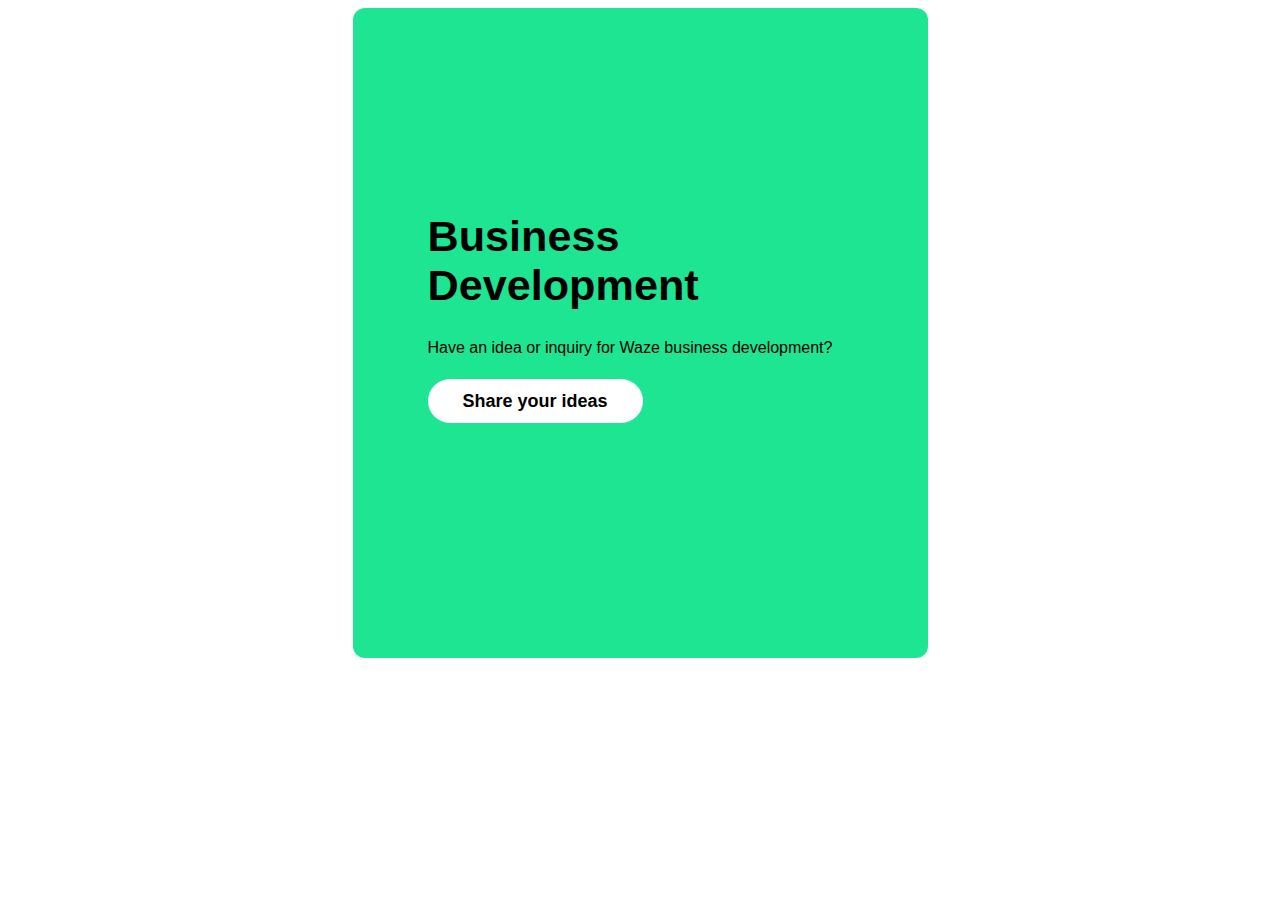
<file: business-card/index.html>
<!DOCTYPE html>
<html lang="en">
  <head>
    <meta charset="UTF-8" />
    <meta name="viewport" content="width=device-width, initial-scale=1.0" />
    <link rel="stylesheet" href="style.css" />
    <title>Document</title>
  </head>
  <body>
    <div class="box">
      <div class="inner-box">
        <h1>Business Development</h1>
        <p>Have an idea or inquiry for Waze business development?</p>
        <br />

        <span class="button"> &nbsp;&nbsp; Share your ideas &nbsp;&nbsp; </span>
      </div>
    </div>
  </body>
</html>
</file>
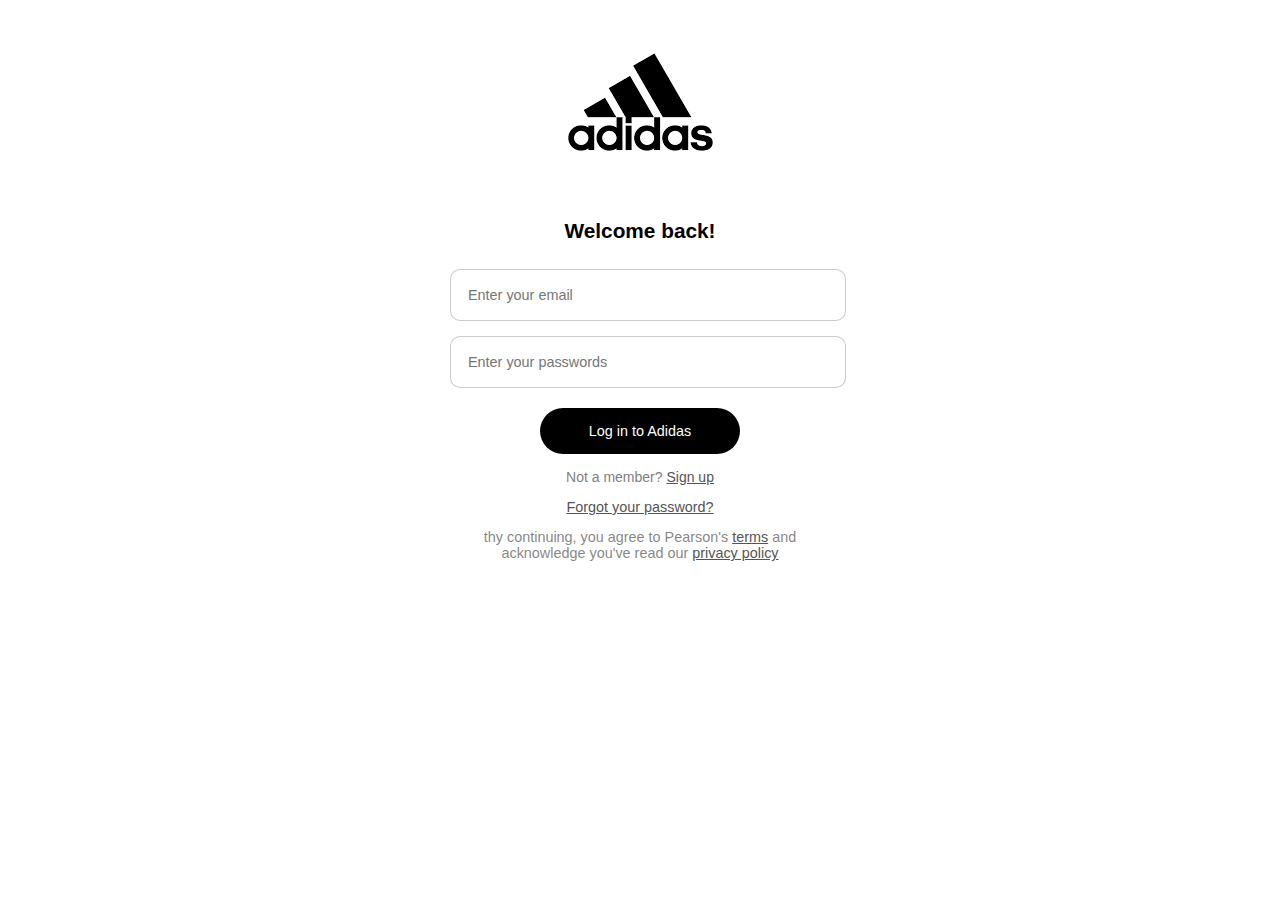
<file: company-login-page/index.html>
<!DOCTYPE html>
<html lang="en">
  <head>
    <meta charset="UTF-8" />
    <meta name="viewport" content="width=device-width, initial-scale=1.0" />
    <link rel="stylesheet" href="style.css" />
    <title>Document</title>
  </head>
  <body>
    <div class="outer-box">

      <div class="logoimg">
        <div class="wrapper">
      <img src="logo.png" alt="Company Logo" />
    </div>
    </div>
      <h3>Welcome back!</h3>

      <div class="in1 inp">
        <input type="text" placeholder="Enter your email" class="ibox" />
      </div>
      <div class="in2 inp">
        <input type="text" placeholder="Enter your passwords" class="ibox" />
      </div>

      <div class="box1">
        <div class="btn">
          <p class="button">Log in to Adidas</p >
        </div>
      </div>
      <p class="member">Not a member? <a href="">Sign up</a></p>

      <p class="pw">
        <a href="">Forgot your password?</a>
      </p>
      <p class="info">
        thy continuing, you agree to Pearson's <a href="">terms</a> and
        acknowledge you've read our <a href="">privacy policy</a>
      </p>
    </div>
  </body>
</html>
</file>
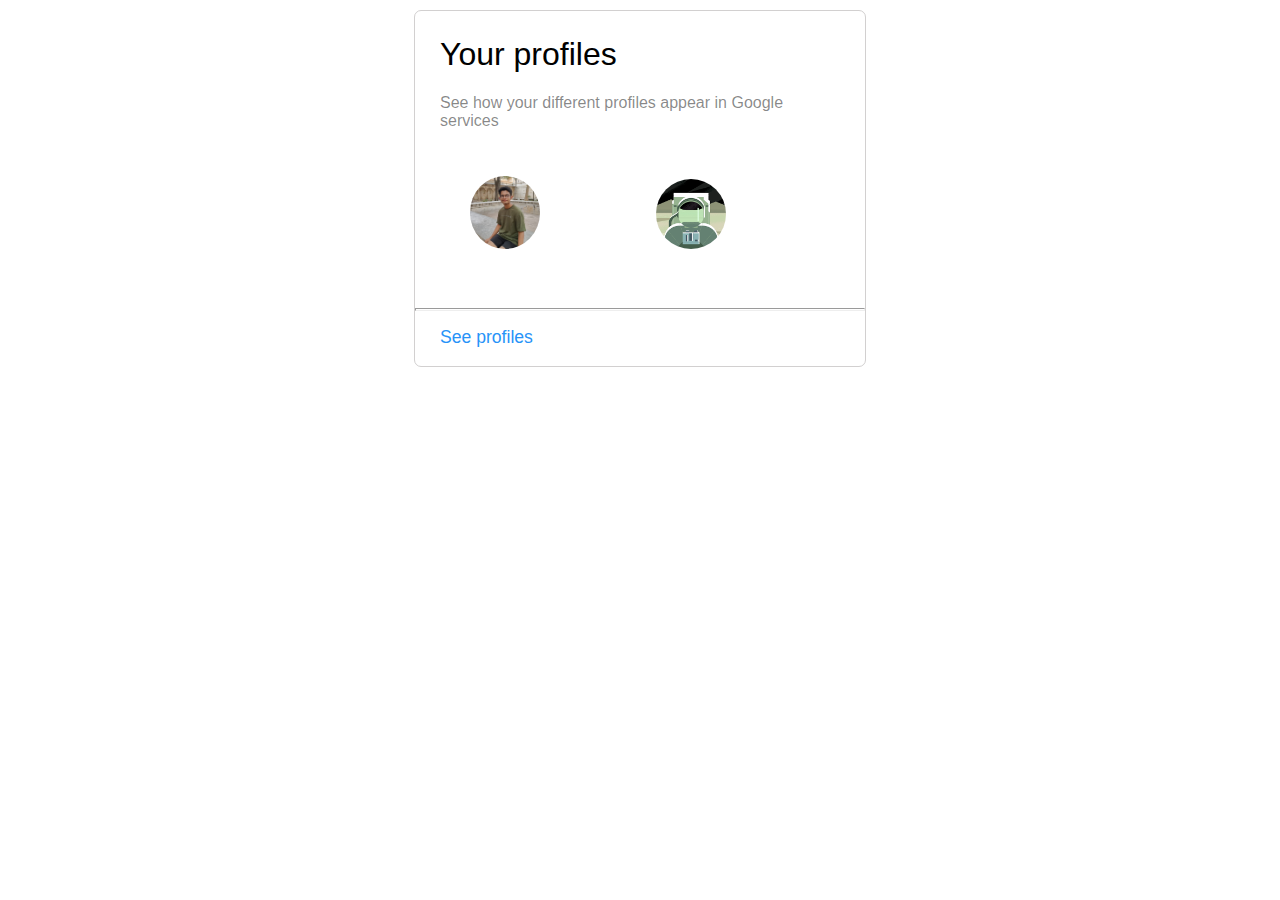
<file: google-account-pfp/index.html>
<!DOCTYPE html>
<html lang="en">
  <head>
    <meta charset="UTF-8" />
    <meta name="viewport" content="width=device-width, initial-scale=1.0" />
    <link rel="stylesheet" href="style.css" />
    <title>Document</title>
  </head>
  <body>
    <div class="outer-box">
      <div class="box">
        <h1>Your profiles</h1>

        <p class="text">
          See how your different profiles appear in Google services
        </p>

        <div class="inner-box">
          <img src="rishi_1.jpg" alt="" class="pfp" />
          &nbsp;&nbsp;&nbsp;&nbsp;&nbsp;&nbsp;&nbsp;&nbsp;&nbsp;&nbsp;&nbsp;&nbsp;&nbsp;&nbsp;&nbsp;&nbsp;&nbsp;&nbsp;&nbsp;&nbsp;&nbsp;&nbsp;&nbsp;&nbsp;
          <img src="pfp2.png" alt="" class="pfp" />
        </div>
      </div>
      <hr />

      <!-- <p class="hlink"><link rel="stylesheet" href="" />See profiles</p> -->
      <div class="link">
        <a href="" class="hlink">See profiles</a>
      </div>
    </div>
  </body>
</html>
</file>
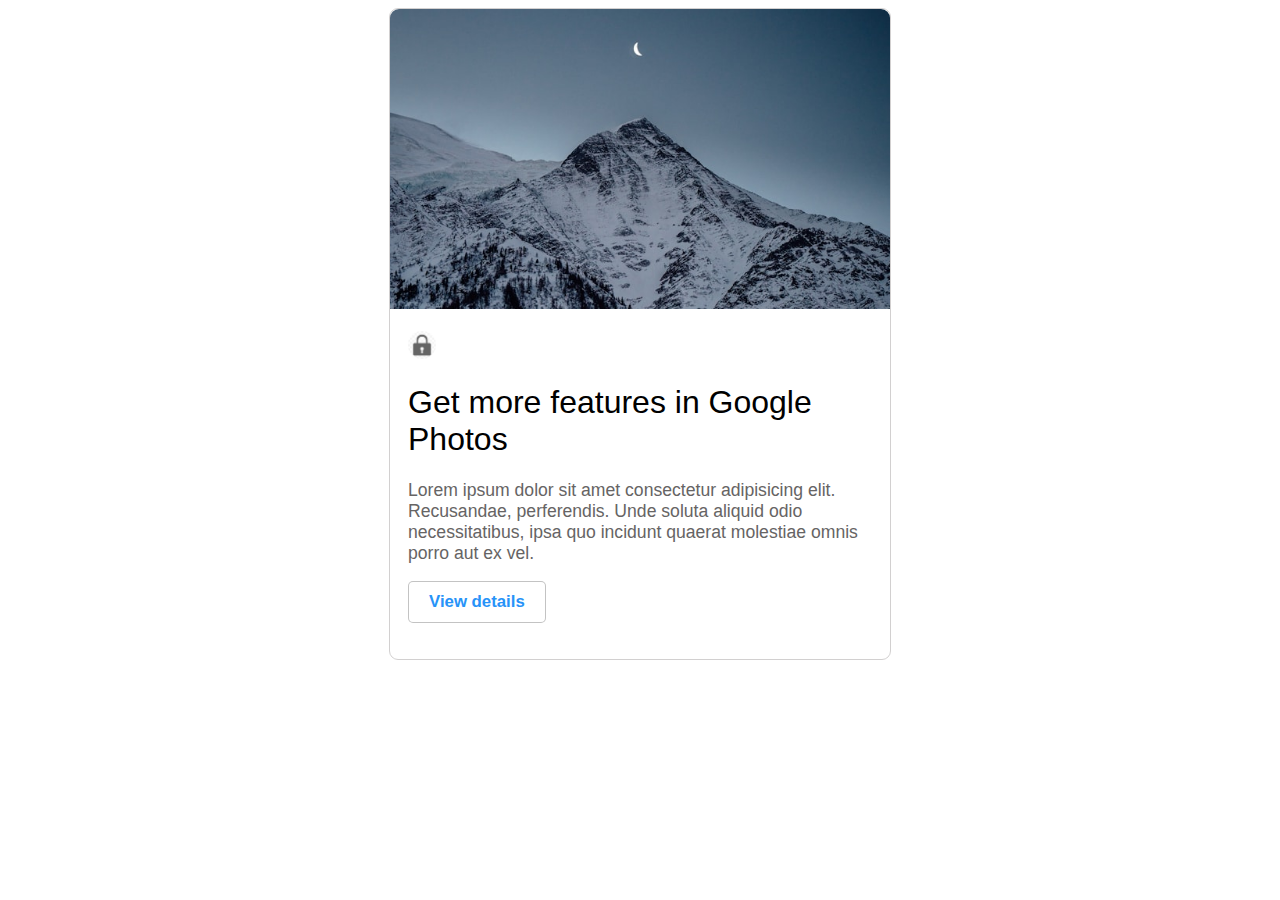
<file: google-photos-card/index.html>
<!DOCTYPE html>
<html lang="en">
  <head>
    <meta charset="UTF-8" />
    <meta name="viewport" content="width=device-width, initial-scale=1.0" />
    <link rel="stylesheet" href="style.css" />
    <title>Document</title>
  </head>
  <body>
    <div class="outer-box">
      <div class="top">
        <img src="img1.jpg" alt="" class="topimg img-fluid"/>
      </div>

      <div class="bottom">
        <img src="lock.png" alt="" class="logo" />
        <!-- <span>SUBSCRIBE TO ANY PLAN</span> -->

        <h1>Get more features in Google Photos</h1>

        <p>
          Lorem ipsum dolor sit amet consectetur adipisicing elit. Recusandae,
          perferendis. Unde soluta aliquid odio necessitatibus, ipsa quo
          incidunt quaerat molestiae omnis porro aut ex vel.
        </p>

        <button class="details">View details</button>
        
      </div>
    </div>
  </body>
</html>
</file>
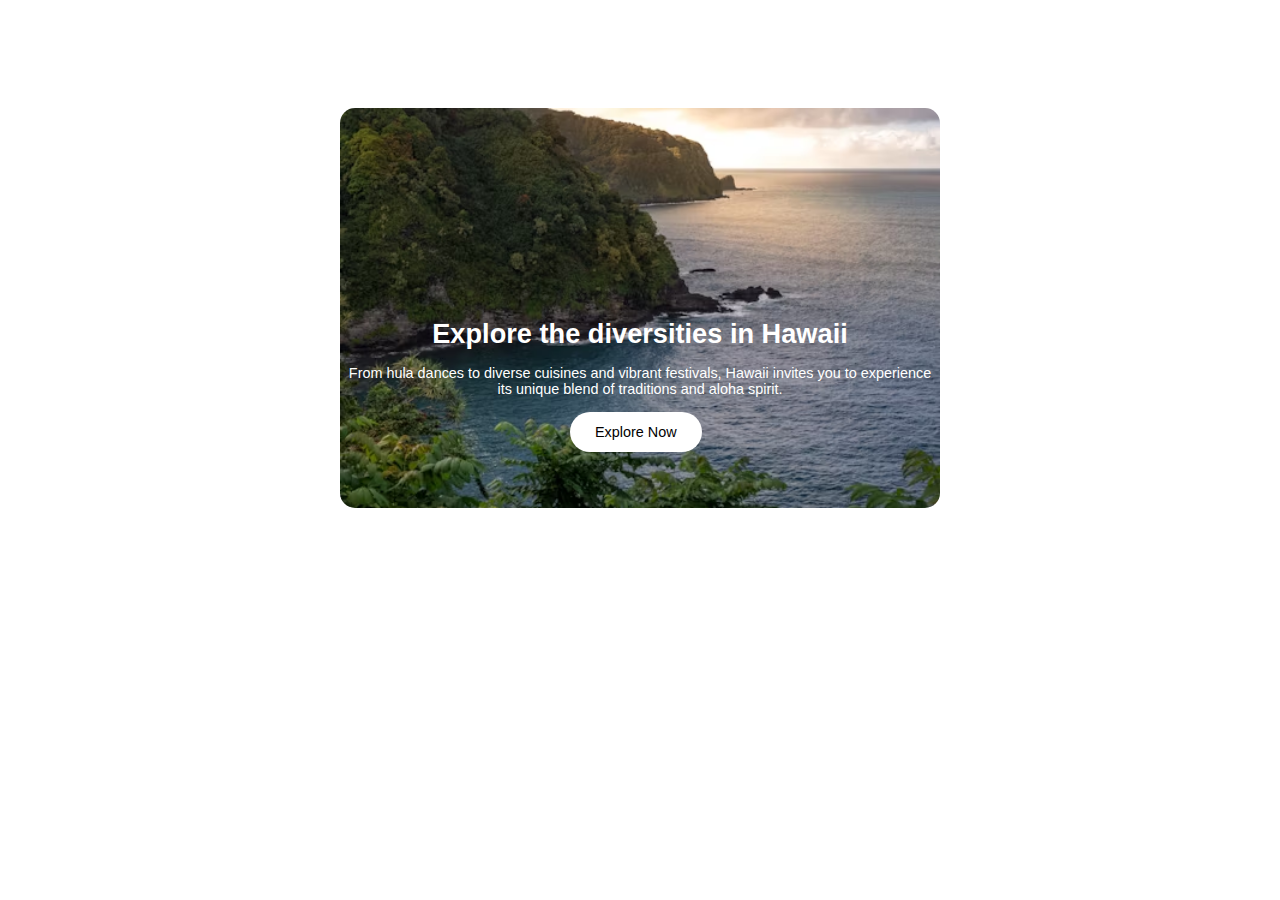
<file: travel-ad-card/index.html>
<!DOCTYPE html>
<html lang="en">
<head>
    <meta charset="UTF-8">
    <meta name="viewport" content="width=device-width, initial-scale=1.0">
    <link rel="stylesheet" href="style.css">
    <title>Document</title>
</head>
<body>
    <div class="outer-box">
        <img src="hawaii4.avif" alt="">
        <div class="text">
            <h2>Explore the diversities in Hawaii</h2>
            <p>From hula dances to diverse cuisines and vibrant festivals, Hawaii invites you to experience its unique blend of traditions and aloha spirit.</p>
            <div class="explore">Explore Now</div>
        </div>
    </div>
</body>
</html>
</file>
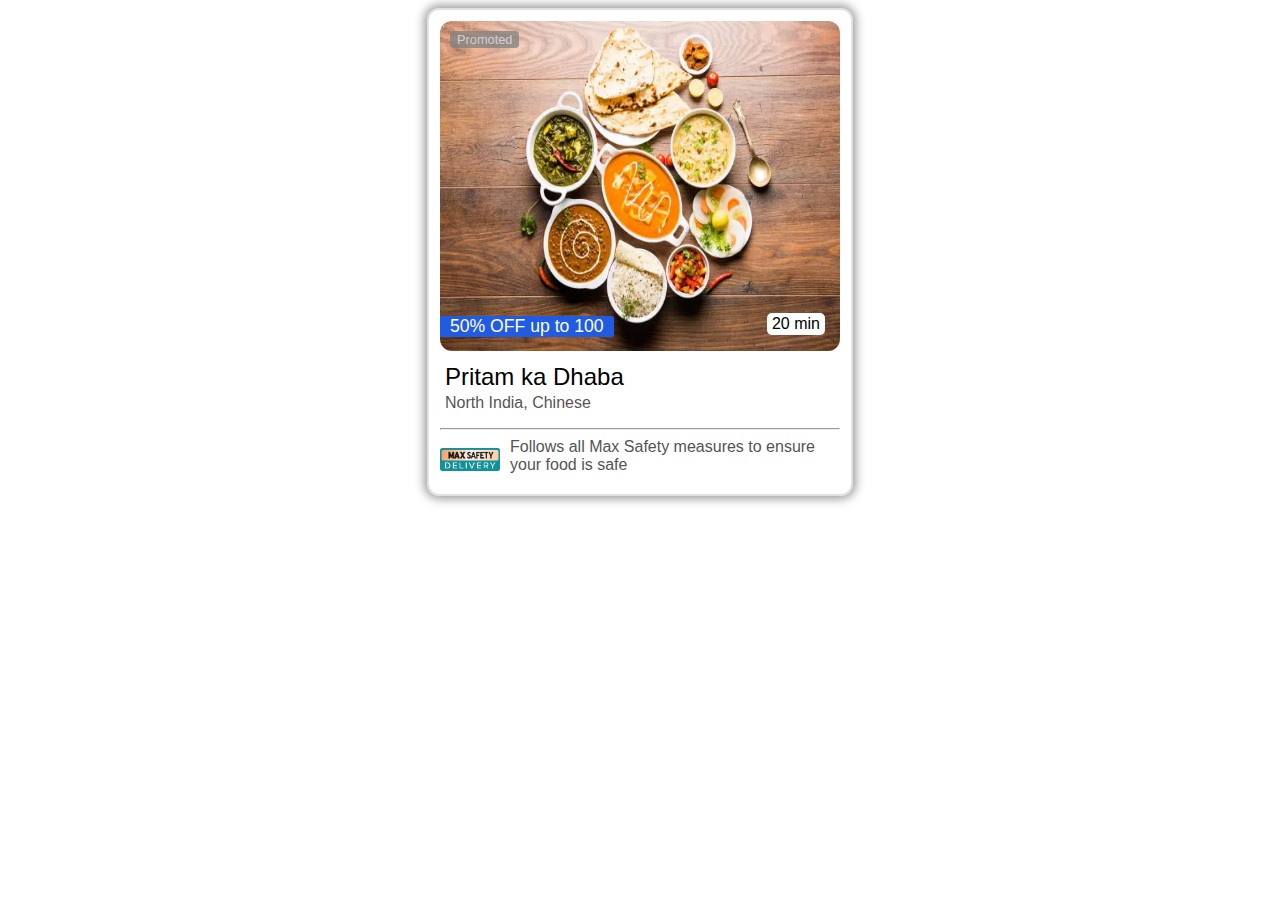
<file: zomato-food-card/index.html>
<!DOCTYPE html>
<html lang="en">
  <head>
    <meta charset="UTF-8" />
    <meta name="viewport" content="width=device-width, initial-scale=1.0" />
    <link rel="stylesheet" href="style.css">
    <title>Document</title>
  </head>
  <body>
    <div class="card">
      <div class="image">
        <img src="food.webp" alt="Food image here" class="foodimg" />
        <div class="promo">Promoted</div>
        <div class="discount">50% OFF up to 100</div>
        <div class="time">20 min</div>
      </div>

      <div class="info">
        <h2>Pritam ka Dhaba</h2>
        <p>North India, Chinese</p>
      </div>
      <hr>
      <div class="safety">
        <img src="sftlogo.jpg" alt="safety_logo" class="sftlogo" />
        <span>Follows all Max Safety measures to ensure your food is safe</span>
      </div>
    </div>
  </body>
</html>
</file>
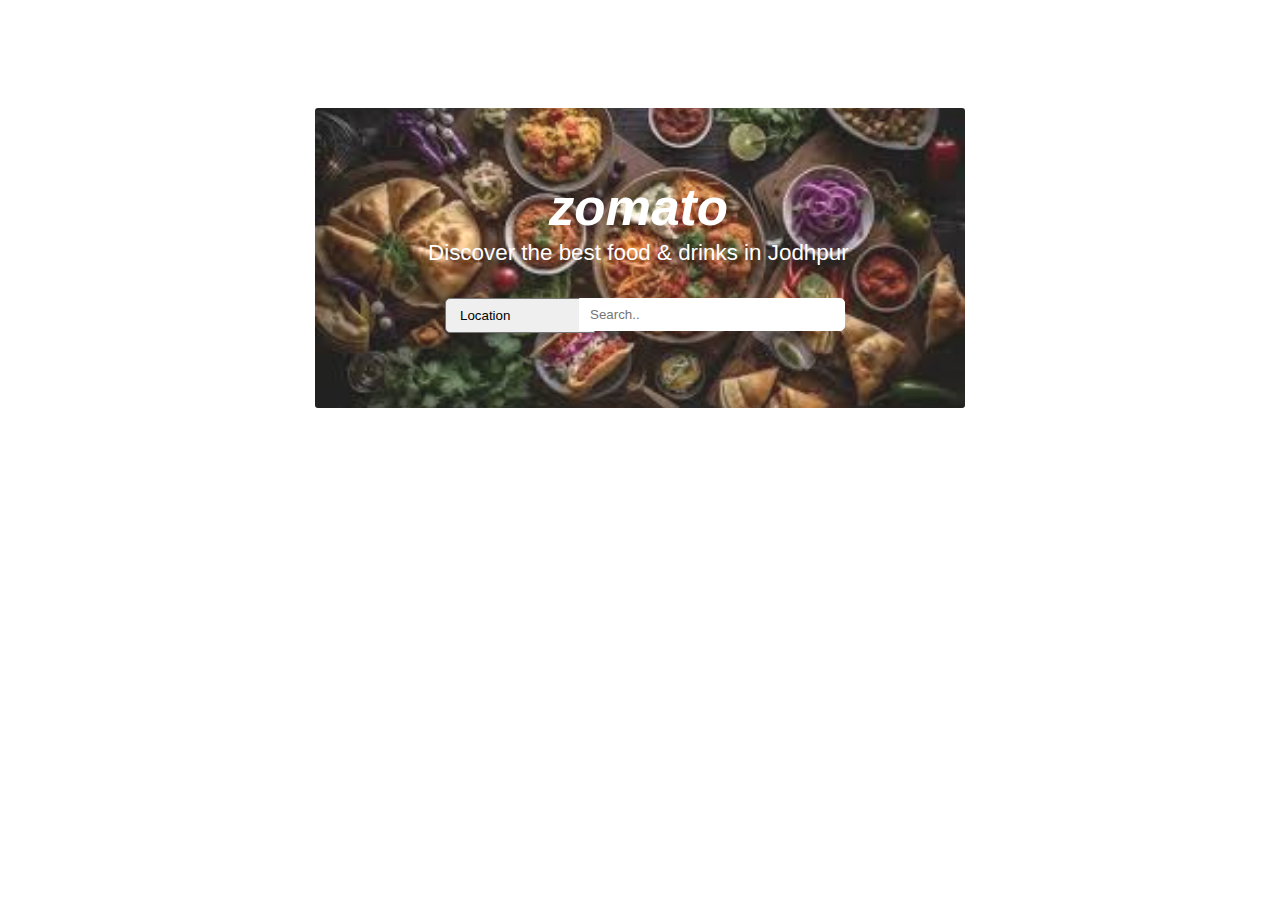
<file: zomato-home-page-header/index.html>
<!DOCTYPE html>
<html lang="en">
  <head>
    <meta charset="UTF-8" />
    <meta name="viewport" content="width=device-width, initial-scale=1.0" />
    <link rel="stylesheet" href="style.css">
    <title>Document</title>
  </head>
  <body>
    <div class="card">
      <img src="food3.jpg" alt="" />
      <div class="info">
        <h1>zomato</h1>
        <h2>Discover the best food & drinks in Jodhpur</h2>
      </div>

      <div class="search">
        <div class="dropdown">
          <select name="cars" id="cars">
            <option value="Jodhpur">
              <img src="location.png" alt="" /> Location
            </option>
            <option value="jaipur">Jaipur</option>
            <option value="udaipur">Udaipur</option>
            <option value="jaisalmer">Jaisalmer</option>
            <option value="ajmer">Ajmer</option>
          </select>
        </div>
        <div class="navbar">
          <input type="text" placeholder="Search.." />
        </div>
      </div>
    </div>
  </body>
</html>
</file>
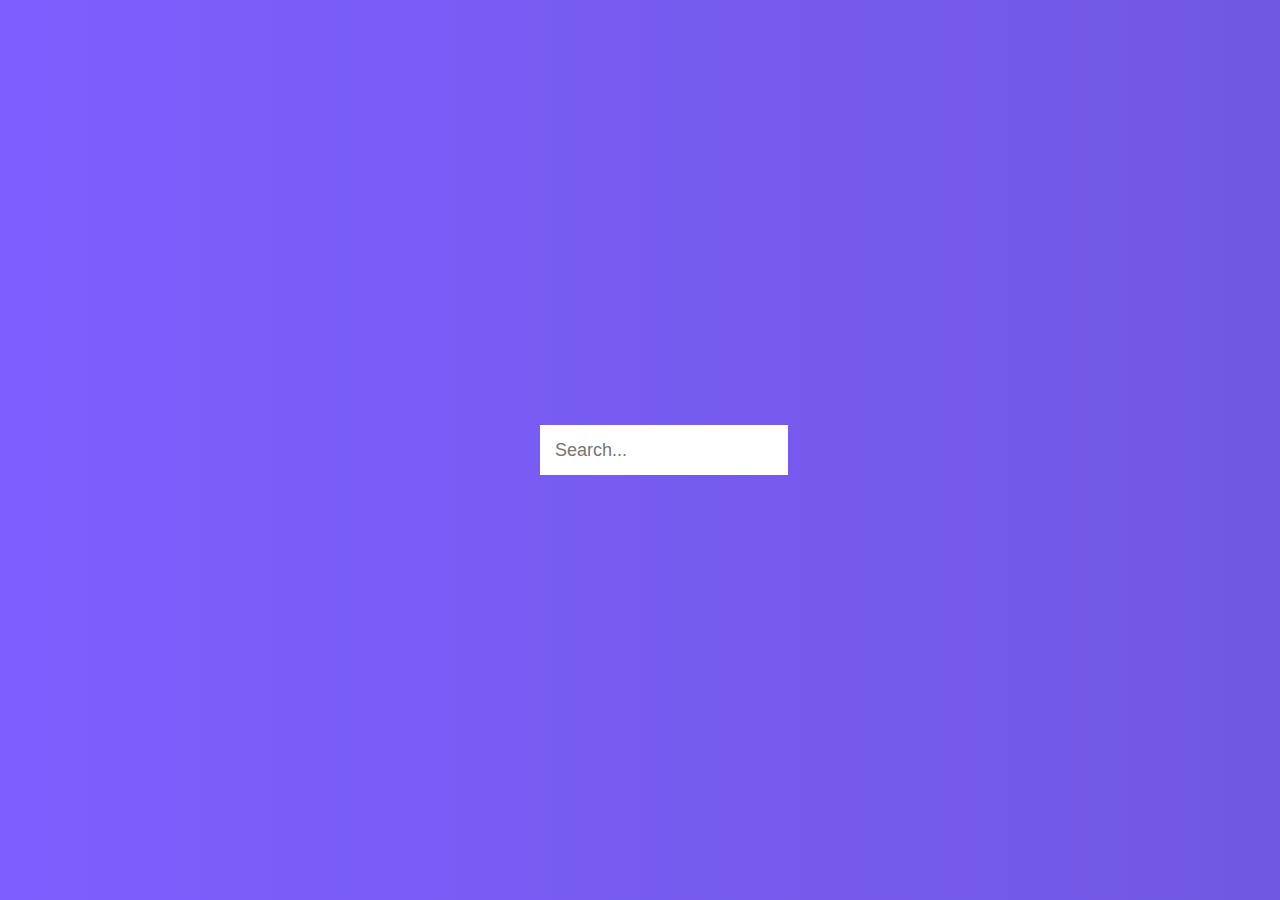
<file: Dynamic-Projects/hidden-search-bar/index.html>
<!DOCTYPE html>
<html lang="en">

<head>
  <meta charset="UTF-8" />
  <meta name="viewport" content="width=device-width, initial-scale=1.0" />
  <!-- self-favicon -->
  <link rel="shortcut icon" type="image/png"
    href="https://raw.githubusercontent.com/irahuldutta02/dynamic-images/main/rahuldutta-portfolio/rd-favicon.ico" />
  <!-- self-favicon -->

  <!-- font awesome  -->
  <link rel="stylesheet" href="https://cdnjs.cloudflare.com/ajax/libs/font-awesome/6.4.2/css/all.min.css"
    integrity="sha512-z3gLpd7yknf1YoNbCzqRKc4qyor8gaKU1qmn+CShxbuBusANI9QpRohGBreCFkKxLhei6S9CQXFEbbKuqLg0DA=="
    crossorigin="anonymous" referrerpolicy="no-referrer" />
  <!-- font awesome  -->

  <link rel="stylesheet" href="style.css" />
  <title>Hidden Search Widget</title>
</head>

<body>

  <div class="search active">

    <input type="text" class="input" placeholder="Search...">
    <button class="btn">
      <i class="fas fa-search"></i>
    </button>

  </div>


  <script src="script.js"></script>
</body>

</html>
</file>
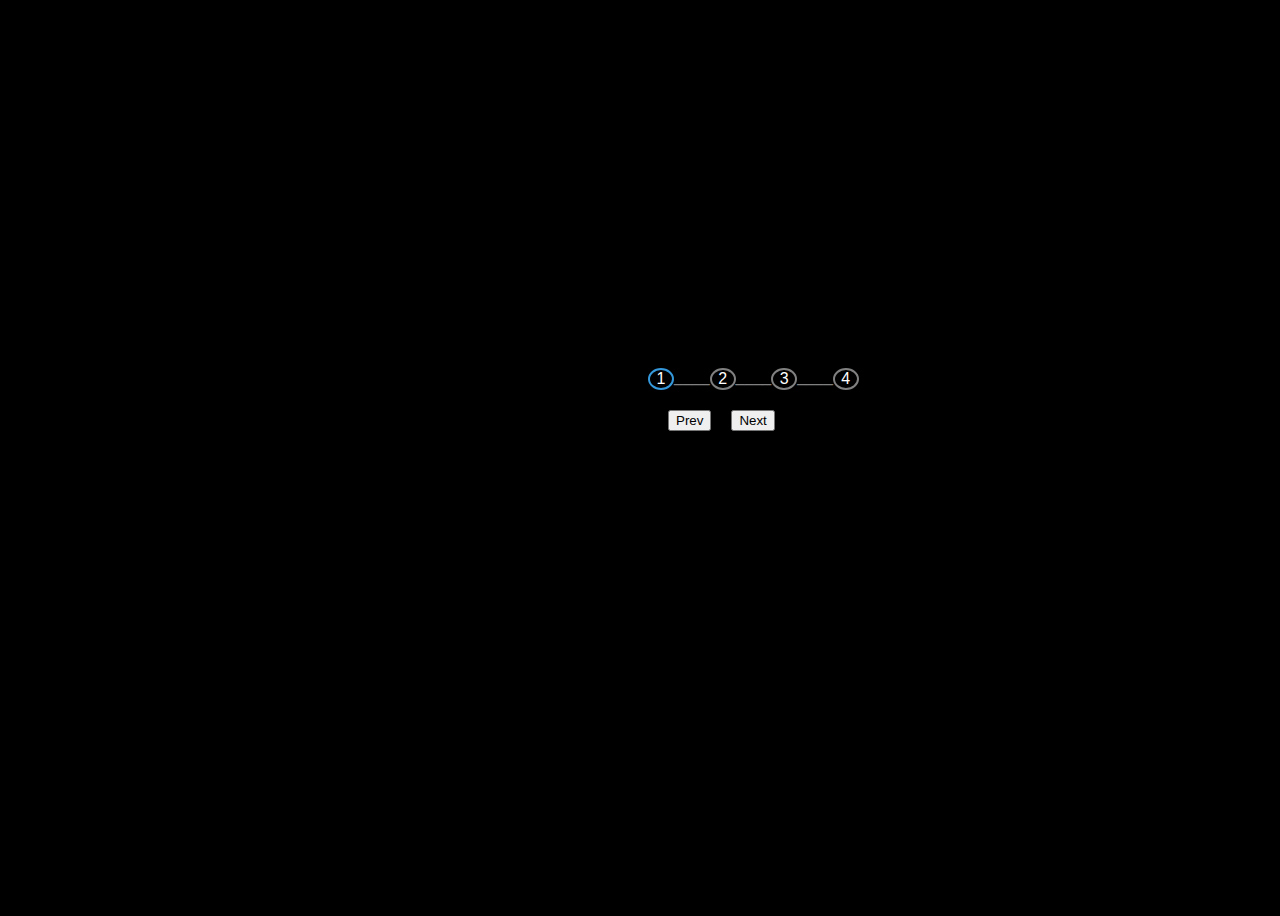
<file: Dynamic-Projects/progress-steps/index.html>
<!DOCTYPE html>
<html lang="en">

<head>
    <meta charset="UTF-8">
    <meta name="viewport" content="width=device-width, initial-scale=1.0">
    <link rel="stylesheet" href="style.css">
    <title>Document</title>
</head>

<body>

    <div class="container">
        <div class="loader">
            <div class="levels active" id="1">1</div>
            <div class="line" id="l1">____</div>
            <div class="levels" id="2">2</div>
            <div class="line" id="l2">____</div>
            <div class="levels" id="3">3</div>
            <div class="line" id="l3">____</div>
            <div class="levels" id="4">4</div>
        </div>

        <div class="btn">
            <button class="op invalid">Prev</button><button class="op">Next</button>
        </div>

    </div>

    </div>
    <script src="script.js"> </script>
</body>

</html>
</file>
<file: business-card/style.css>
.box{
    font-family:'Trebuchet MS', 'Lucida Sans Unicode', 'Lucida Grande', 'Lucida Sans', Arial, sans-serif ;
    width: 475px;
    height: 500px;
    margin: 5px auto;
    border-radius: 12px;
    background-color: rgb(29,229,146);
    padding-top: 150px;
    padding-left: 50px;
    padding-right: 50px;
}

.inner-box{
    padding: 25px;
    top: 50px;
}

.button{
    background-color: white;
    border-radius: 35px;
    padding: 12px 20px 12px 20px;
    box-sizing: border-box;
    width: 220px;
}

h1{
    font-size: 2.7em;
}

span{
    font-weight: 700;
    font-size: large;
}

p{
    font-weight: 400;
}
</file>
<file: company-login-page/style.css>
.outer-box{
    position: relative;
    margin: 10px auto;
    width: 400px;
    font-family: 'Lucida Sans', 'Lucida Sans Regular', 'Lucida Grande', 'Lucida Sans Unicode', Geneva, Verdana, sans-serif;
}

h3{
    text-align: center;
    font-weight: bold;
    font-size: 1.3em;
}

.logoimg{

    display: flex;
    justify-content: center;
    left: 20px;
    margin: 2px auto;
}
.wrapper{
    align-self: center;
}

.button{
    
    color: white;
    background-color: black;
    border-radius: 30px;
    padding: 15px 25px 15px 25px;
    font-size: 0.9em;
    font-weight: 500;
    width: 150px;
    margin: 15px auto;
}

.inp{
    width: inherit;
    margin: 5px;
}

.ibox{
    padding: 17px;
    width: 360px;
    border-radius: 10px;
    border: 1px solid rgba(128, 128, 128, 0.405);
    font-size: 0.9em;
    margin: 5px;
}

.member{
    color: grey;
    font-size: 14px;
    text-align: center;
}

a{
    text-align: center;
    color: rgb(85, 84, 84);
}

.pw{
text-align: center;
}

.box1{
    flex: content;
}

.btn{
    left: 50%;
    margin: 5px auto;
}

.info{
    color: rgba(85, 84, 84, 0.723);
    font-size: 0.9em;
    text-align: center;
}

.pw{
    font-size: 0.9em;
}

p{
    text-align: center;
}
</file>
<file: google-account-pfp/style.css>
.outer-box{
    font-family: 'Segoe UI', Tahoma, Geneva, Verdana, sans-serif;
    margin: 10px auto;
    width: 450px;
    border: 1px solid rgba(181, 178, 178, 0.603);
    border-radius: 7px;
    padding-bottom: 10px;
    
}

.inner-box{
    padding: 30px;
}
.box{
    margin: 25px;
}
h1{

    font-weight: 400;
}

p{
    color: #00000079;
}

img{
    width: 70px;
    border-radius: 50%;
}

.hlink{
    margin: 17px;
    color: rgb(39, 147, 248);
    font-weight: 500;
    font-size: 1.1em;
    text-decoration: none;
}

.link{
    padding: 8px;
}

hr{
    color: rgba(181, 178, 178, 0.603);
    height: 1px;
}
</file>
<file: google-photos-card/style.css>
.outer-box{
    font-family:'Segoe UI', Tahoma, Geneva, Verdana, sans-serif;
    border: 1px solid rgba(181, 178, 178, 0.603);
    border-radius: 9px;
    width: 500px;
    margin: 5px auto;
}

.details{
    border: 1px solid rgba(128, 128, 128, 0.471);
    color: rgb(39, 147, 248);
    padding: 10px 20px 10px 20px;
    border-radius: 5px;
    background-color: white;
    font-weight: bold;
    font-size: 1.05em;
    margin: 0px 0px 18px;
}

p{
    color: rgb(102, 100, 100);
    font-size: 1.1em;
    
}

.topimg{
    
    width: 500px;
    height: 300px;
    object-fit: cover;
    object-position:0px -150px;
    border-radius: 9px 9px 0px 0px;
}

.logo{
    width: 28px;
    border-radius: 50%;
    opacity: 60%;
    
    
}

.bottom{
    margin: 18px;
}

h1{
    font-weight: 480;
}

span{
    position: absolute;
    left: 183px;
    top: 336px;
    color: rgb(102, 100, 100);
    font-weight: 600;
}
</file>
<file: travel-ad-card/style.css>
.outer-box{
    font-family: 'Segoe UI', Tahoma, Geneva, Verdana, sans-serif;
    margin: 5px auto;
    border-radius: 15px;
    position: relative;
    width: 600px;
    top: 100px;
    /* box-shadow: 0px 0px 10px 3px rgba(128, 128, 128, 0.767); */

}

.text{
    position: absolute;
    color: white;
    top: 210px;
    text-align: center;
}

.explore{
    position: absolute;
    text-align: center;
    background-color: white;
    color: black;
    padding: 12px 25px;
    border-radius: 25px;
    left: 230px;
    font-weight: 500;
    font-size: 0.9em;
}

img{
    position: absolute;
    border-radius: 15px;
    width: 600px;
}

h2{
    font-size: 1.7em;
    font-weight: 670;
    margin: 0px 0px 10px 0px;
}

p{
    font-size: 0.9em;
    margin: 0px 0px 10px 0px;
    padding: 5px;
    font-weight: 450;
}
</file>
<file: zomato-food-card/style.css>
.card{
    position: relative;
    font-family: 'Segoe UI', Tahoma, Geneva, Verdana, sans-serif;
    border: 2px solid rgba(152, 151, 151, 0.282);
    border-radius: 12px;
    width: 400px;
    padding: 11px;
    margin: 1px auto;
    box-shadow: 0px 0px 10px 3px rgba(128, 128, 128, 0.767);

}

.image{
    border-radius: 12px;
    position: relative;
}

.promo{
    border-radius: 4px;
    color: rgba(225, 221, 221, 0.851);
    background-color: rgba(128, 128, 128, 0.751);
    position: absolute;
    top: 10px;
    left: 10px;
    padding: 1px 7px 1px 7px;
    font-size: 0.8em;
}

.discount{
    position: absolute;
    bottom: 18px;
    left: 0;
    background-color: #215be1;
    color: white;
    font-size: 1.1em;
    padding: 0px 10px 0px 10px;
    border-radius: 2px;
}

.time{
    position: absolute;
    bottom: 20px;
    right: 15px;
    background-color: white;
    color: black;
    border-radius: 5px;
    padding: 2px 5px;
    font-weight: 500;
}

.info{
    padding: 5px;
}

span{
    position: absolute;
    left: 70px;
    color: rgb(85, 84, 84);
}

.foodimg{
    width: 400px;
    height: 330px;
    border-radius: 12px;
}

h2{
    margin: 3px 0px;
    font-weight: 500;
}

p{
    margin: 3px 0px;
    color: rgb(89, 84, 84);
}
.safety{
    position: relative;
    height: 45px;
}
.sftlogo{
    position: absolute;
    width: 60px;
    top: 10px;
}
</file>
<file: zomato-home-page-header/style.css>
body{
    font-family: 'Segoe UI', Tahoma, Geneva, Verdana, sans-serif;
    color: white;
}

.card{
    position: relative;
    margin: 2px auto;
    width: 650px;
    top: 100px;
    border-radius: 3px;
}
h1{
    font-size: 3.2em;
    font-style: italic;
    font-weight: bold;
    margin: 0px;
}
h2{
    font-size: 1.4em;
    font-weight: 400;
    margin: 3px;
}
.info{
    position: absolute;
    top: 70px;
    left: 110px;
    text-align: center;
}

.search{
    position: absolute;
    background-color: white;
    border-radius: 5px;
    width: 400px;
    top: 190px;
    left: 130px;
}

.dropdown{
    position: absolute;
    left: 0;
}

select{
    padding: 8px 60px 8px 10px;
    border-radius: 5px 0px 0px 5px;
}

input{
    padding: 8px 77px 8px 10px;
    border-radius: 0px 5px 5px 0px;
    border: 1px solid white;
}

.navbar{
    position: absolute;
    right: 0;
}
img{
    width: 650px;
    height: 300px;
    object-fit: cover;
    opacity: 0.9;
    border-radius: 3px;
    
}
</file>
<file: Dynamic-Projects/hidden-search-bar/style.css>
@import url("https://fonts.googleapis.com/css2?family=Roboto:wght@400;700&display=swap");

* {
  box-sizing: border-box;
}

body {
  background-image: linear-gradient(90deg, #7d5fff, #7158e2);
  font-family: "Roboto", sans-serif;
  display: flex;
  align-items: center;
  justify-content: center;
  height: 100vh;
  overflow: hidden;
  margin: 0;
}

.search {
  position: relative;
  height: 50px;
}

.search .input {
  background-color: white;
  border: 0;
  font-size: 18px;
  padding: 15px;
  height: 50px;
  width: 50px;
  transition: width 0.3s ease;
}

.btn{
  background-color: white;
  border: 0;
  cursor: pointer;
  font-size: 24px;
  position: absolute;
  top:0;
  left: 0;
  height: 50px;
  width: 50px;
  transition: transform 0.3s ease;
}

.btn:focus, .input:focus{
  outline: none;
}

.search.active .input{
  width: 200px;
}

.search.active .btn{
  transform: translateX(198px);
}
</file>
<file: Dynamic-Projects/progress-steps/style.css>
body{
    font-family:'Segoe UI', Tahoma, Geneva, Verdana, sans-serif;
    height: 100vh;
    width: 100vw;
    background-color: black;
}

.container{
    position: relative;
    top: 40%;
    left: 50%;
    margin: 5px auto;
    color: white;
    flex-direction: row;
}

.loader{
    display: flex;
    flex-direction: row;
}

.btn{
    margin: 10px;
}

button{
    margin: 10px;
}

.levels{
    border-radius: 60%;
    width: 22px;
    text-align: center;
    border: 2px solid grey;
}

.line{
    color: grey;
}

.active{
    border: 2px solid #3498db;
}

.invalid:hover{
    cursor: not-allowed;
}
</file>
